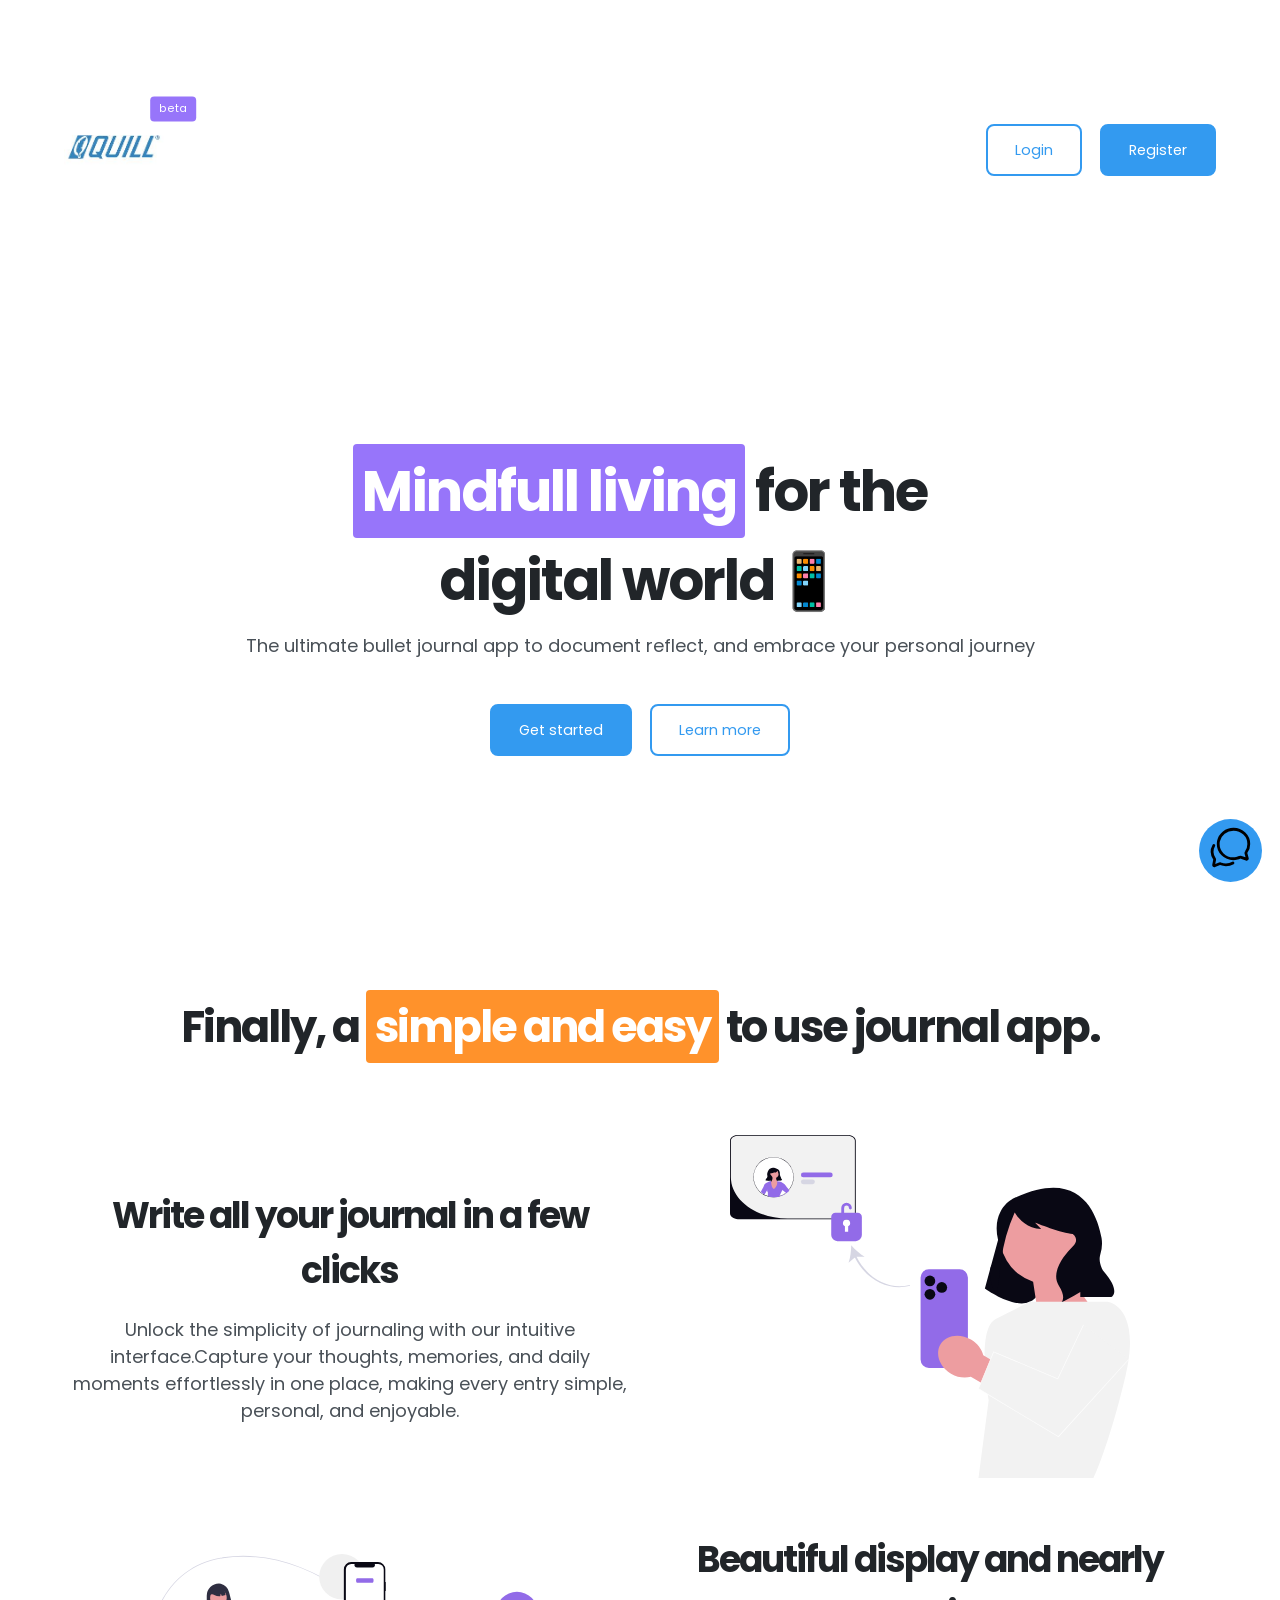
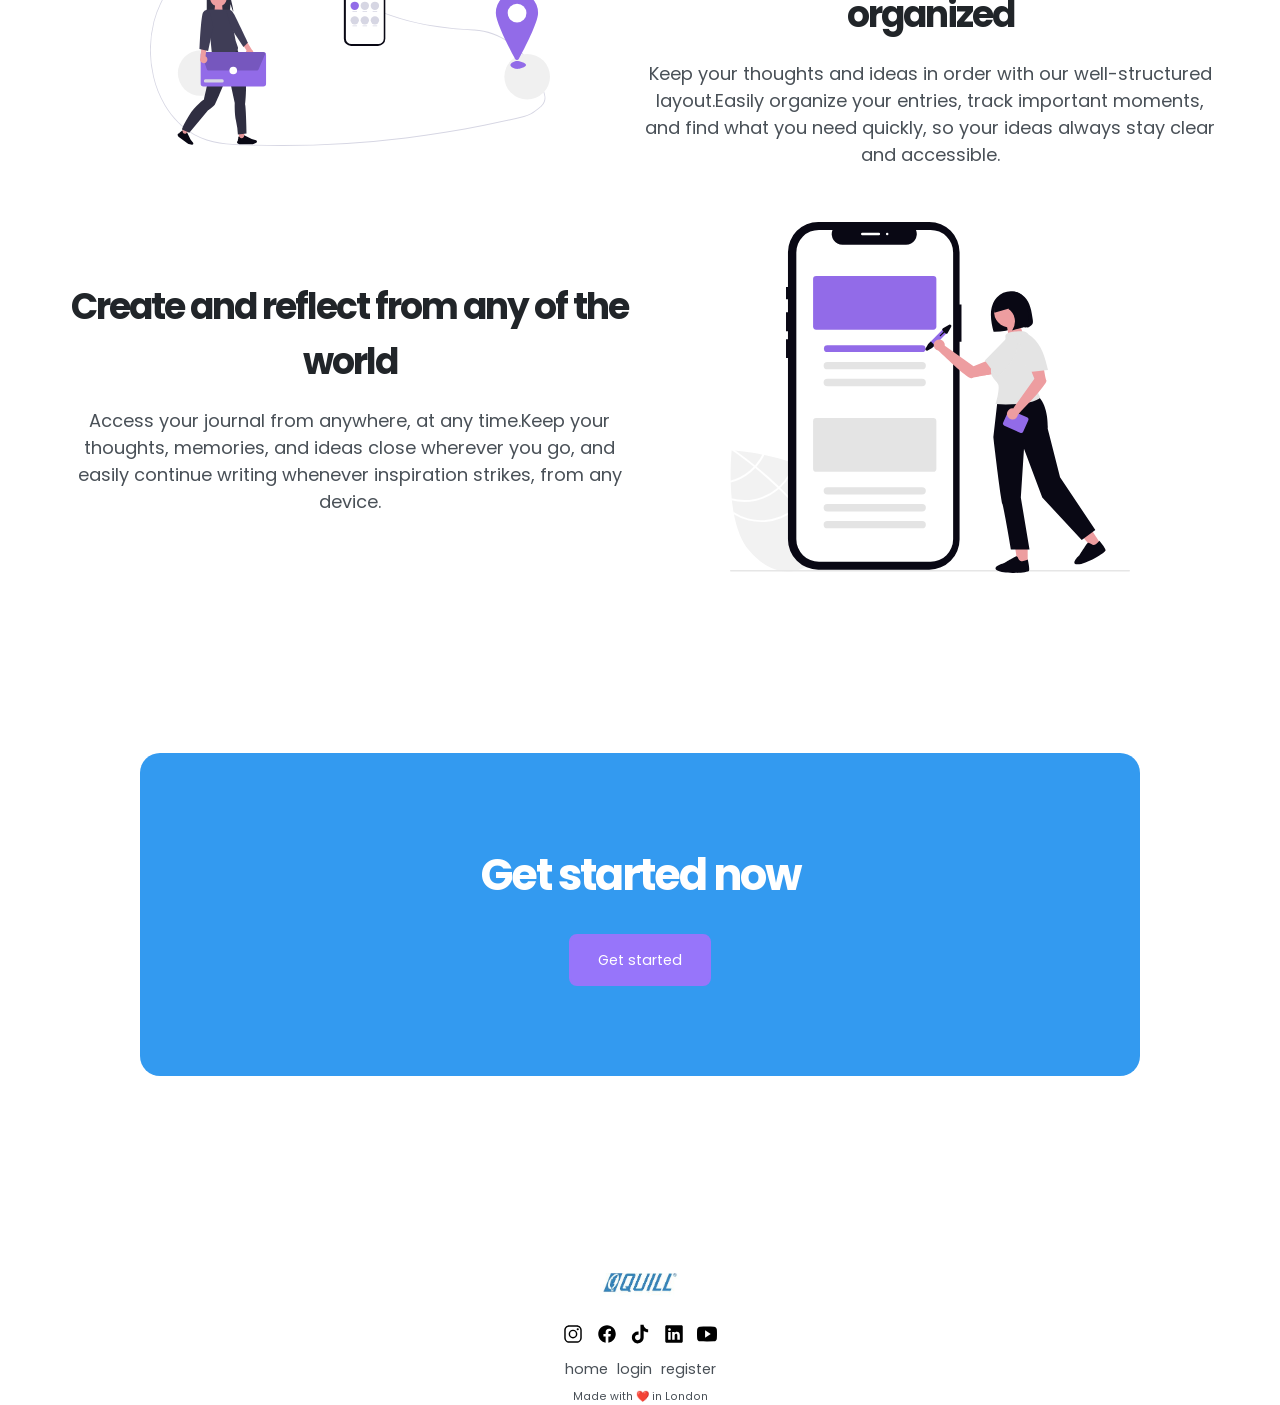
<file: index.html>
<!DOCTYPE html>
<html lang="en">
<head>
    <meta charset="UTF-8">
    <meta name="viewport" content="width=device-width, initial-scale=1.0">
    <link rel="preconnect" href="https://fonts.gstatic.com" crossorigin>
    <link href="https://fonts.googleapis.com/css2?family=Poppins:ital,wght@0,100;0,200;0,300;0,400;0,500;0,600;0,700;0,800;0,900;1,100;1,200;1,300;1,400;1,500;1,600;1,700;1,800;1,900&display=swap" rel="stylesheet">
    <link rel="stylesheet" href="app.css">
    <link rel="stylesheet" href="queries.css"> 
    <title>Quill</title>
</head>
<body>
    <div class="container">
       <header>
           <!-- Navigation -->
           <nav class="navbar">
               <a class="beta" href="index.html"><img class="logo-md" src="images/quill-logo.jpg" alt="quill logo" width="100px"> </a>
               <ul class="nav-btn-container">
                  <li><a class="btn btn-primary-outline"  href="login.html">Login</a></li>
                  <li><a class="btn btn-primary" href="register.html">Register</a></li>
               </ul>

           </nav>
    
           <!--hero section-->
           <section class="hero-section">

               <h1 class="hero-heading"><span class="highlight highlight-secondary">Mindfull living</span> for the <br> digital world📱 </h1>
               <p class="hero-paragraph">The ultimate bullet journal app to document reflect, and embrace your personal journey</p>
               <ul class="hero-btn-container">
                  <li><a class="btn btn-primary" href="register.html">Get started</a></li>
                  <li><a class="btn btn-primary-outline" href="#features">Learn more</a></li>
               </ul>

            </section>
       </header>
    
    <main>
        <!--features section-->

      <section class="features-section">
              <h2 class="features-main-heading">Finally, a <span class="highlight highlight-tertiary">simple and easy</span> to use journal app.</h2>
              <div class="features-grid-container">
                <div>
                  <h3 class="features-heading">Write all your journal in a few clicks</h3>
                  <p>Unlock the <span class="pop-text">simplicity</span> of journaling with our intuitive interface.Capture your thoughts, memories, and daily moments effortlessly in one place, making every entry simple, personal, and enjoyable.</p>

              </div>
              <img class="feature-img" src="images/feature.svg" alt="feature image" >
              <div>
                   <h3 class="features-heading">Beautiful display and nearly organized</h3>
                   <p>Keep your thoughts and ideas in order with our well-structured layout.Easily organize your entries, track important moments, and find what you need quickly, so your ideas always stay clear and accessible.</p>
                </div>
                <img class="feature-img feature-img-swap-order" src="images/feature-01.svg" alt="feature image" >
               <div>
                   <h3 class="features-heading">Create and reflect from any of the world</h3>
                   <p>Access your journal from anywhere, at any time.Keep your thoughts, memories, and ideas close wherever you go, and easily continue writing whenever inspiration strikes, from any device.</p>
               </div>
                <img class="feature-img" src="images/feature-02.svg" alt="feature image">

              </div>
      </section>
    
    <!--cta section-->
      <section class="cta-section">
              <div class="cta-card">
                <h2 class="cta-heading">Get started now</h2>
                <a class="btn btn-secondary" href="register.html">Get started</a>

              </div>
              
      </section>
    </main>

    <!--footer-->
    <footer class="footer">

        <a href="index.html"><img class="logo-sm" src="images/quill-logo.jpg" alt="quill logo" width="100px"> </a>
    
        <ul class="social-icons-container">
           <li><a href="https://instagram.com" target="_blank"><img class="social-icons" src="images/logo-instagram.svg" alt="Instagram"></a></li>
           <li><a href="https://facebook.com" target="_blank"><img class="social-icons" src="images/logo-facebook.svg" alt="Facebook"></a></li>
           <li><a href="https://tiktok.com" target="_blank"><img class="social-icons" src="images/logo-tiktok.svg" alt="TikTok"></a></li>
           <li><a href="https://linkedin.com" target="_blank"><img class="social-icons" src="images/logo-linkedin.svg" alt="LinkedIn"></a></li>
           <li><a href="https://youtube.com" target="_blank"><img class="social-icons" src="images/logo-youtube.svg" alt="YouTube"></a></li>
        </ul>
        <ul class="footer-links-container">
           <li><a href="index.html">home</a></li>
           <li><a href="login.html">login</a></li>
           <li><a href="register.html">register</a></li>
        </ul>
        <p class="small-text">Made with <span class="heart-icon">❤️</span> in London</p>

    </footer>
  </div>  
  <div class="chats-container">
     <a href="index.html"><img class="chats-icon" src="images/chats.svg" alt="chats icon"></a>
  </div>
  
</body>
</html>
</file>
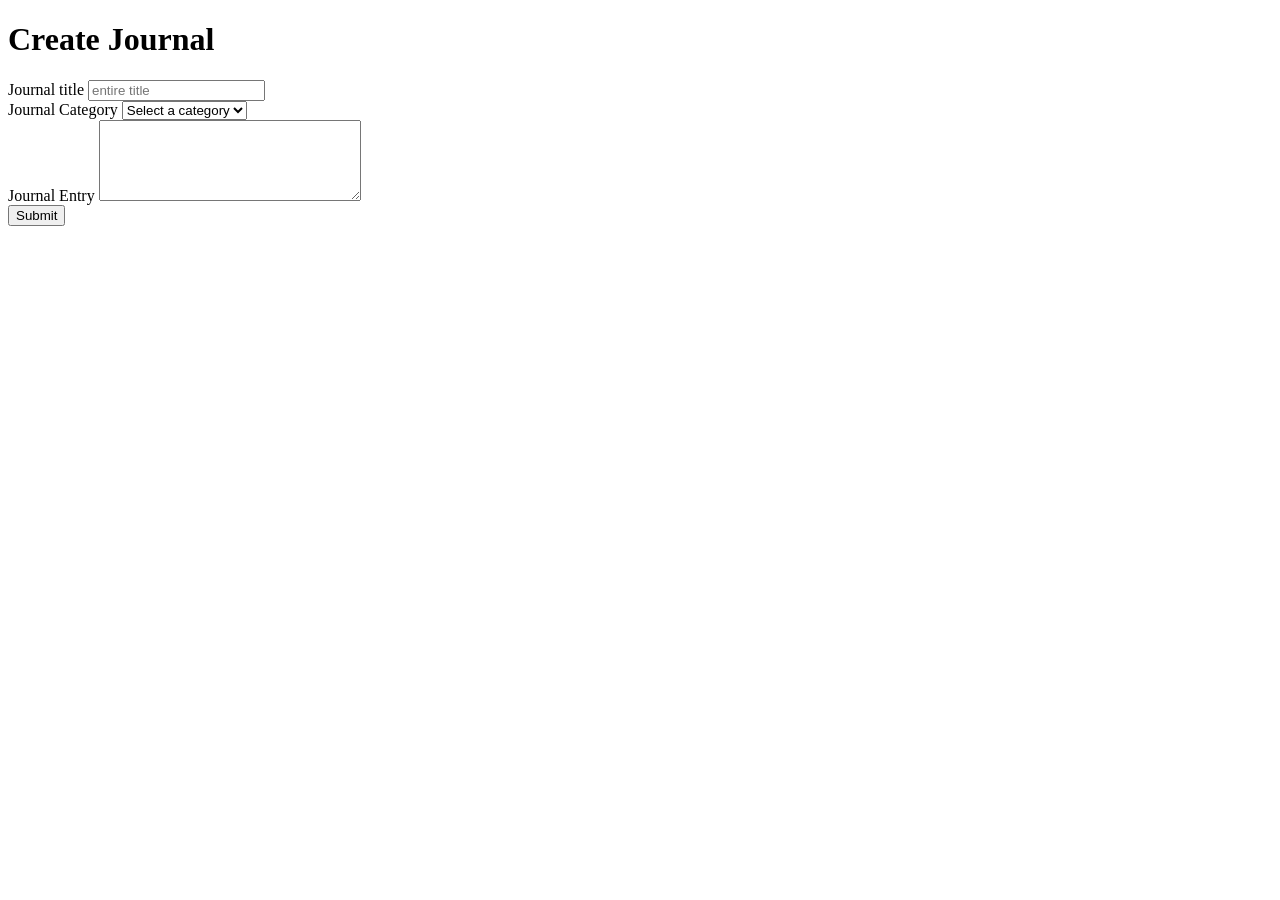
<file: creat-journal.html>
<!DOCTYPE html>
<html lang="en">
<head>
    <meta charset="UTF-8">
    <meta name="viewport" content="width=device-width, initial-scale=1.0">
    <title>Creat Journal</title>
</head>
<body>

    <h1>Create Journal</h1>
    <form action="/api/v1/journals" method="post">
        <label for="main-title">Journal title</label>
        <input id="main-title" type="text" name="title" placeholder="entire title" minlength="3" required> 
        
        <br>

        <label for="journal-category">Journal Category</label>
        <select id="journal-category" name="category" required>
            <option value="">Select a category</option>
           <option value="idea">Idea</option>
           <option value="note">Note</option>
           <option value="goal">Goal</option>
           <option value="habit">Habit</option>
           <option value="memory">Memory</option>
           <option value="mood">Mood</option>
           <option value="event">Event</option>
           <option value="task">Task</option>

           
        </select>

        <br>


        <label for="journal-entry">Journal Entry</label>
        <textarea id="journal-entry" name="entry" cols="30" rows="5" minlength="10" required></textarea>

        <br> 

        <button type="submit">Submit</button>

        

    </form>
    
</body>
</html>
</file>
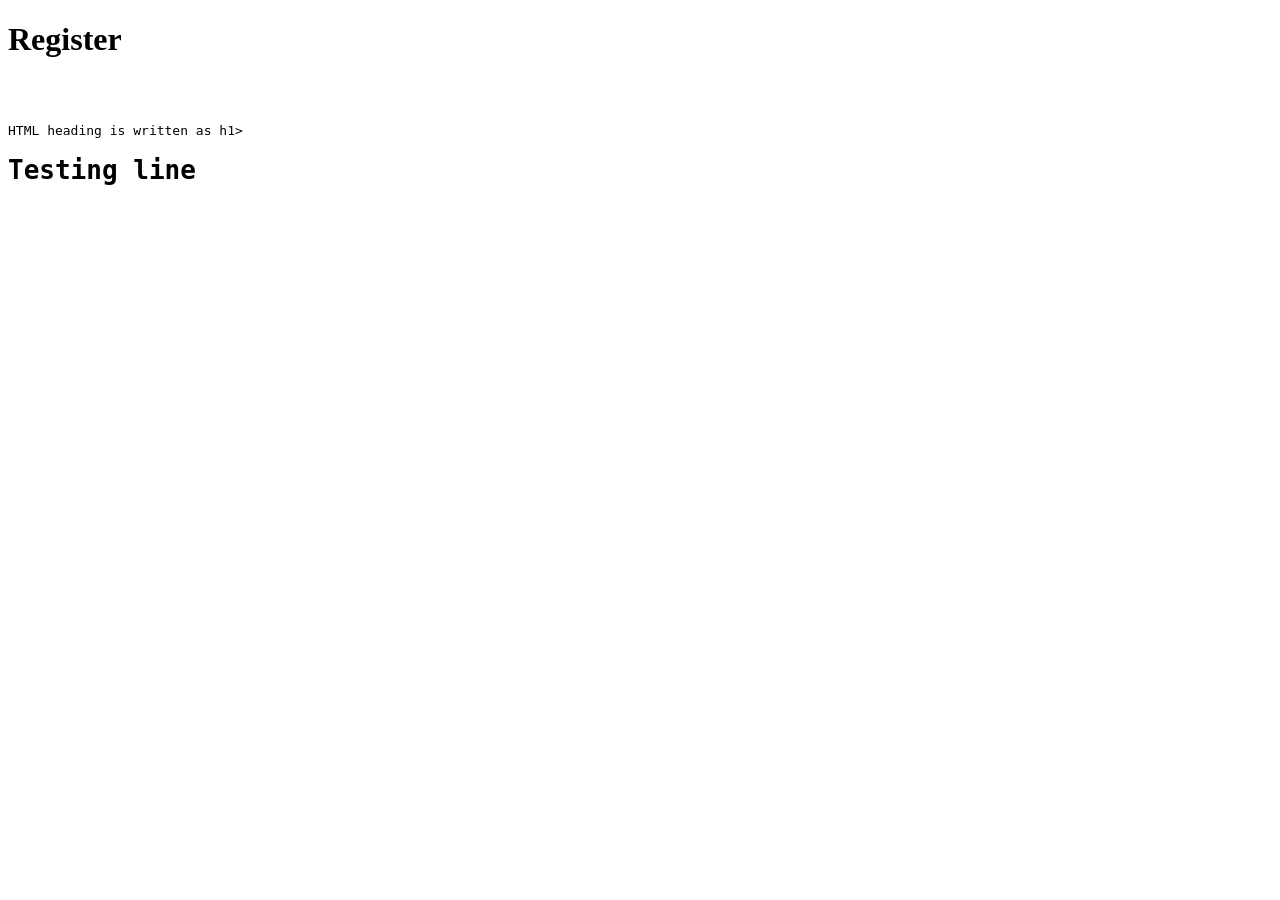
<file: register.html>
<!DOCTYPE html>
<html lang="en">
<head>
    <meta charset="UTF-8">
    <meta name="viewport" content="width=device-width, initial-scale=1.0">
    <title>Register</title>
</head>
<body>
    <h1>Register</h1>
    <pre>

    </pre>
    <code>
        <p>HTML heading is written as <code>&it;h1&gt;</code> </p>
        <h1>Testing line</h1>
    </code>
</body>
</html>
</file>
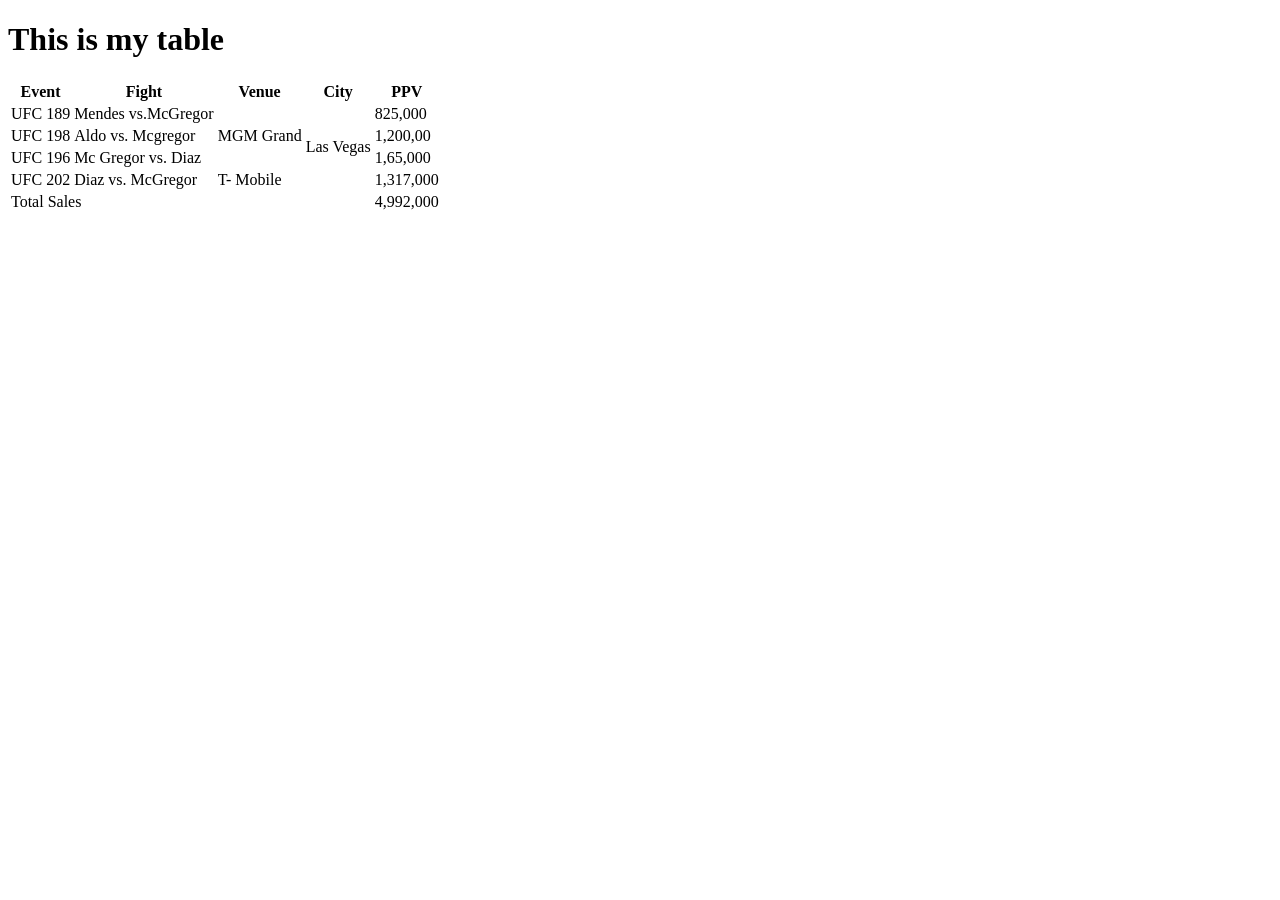
<file: table.html>
<!DOCTYPE html>
<html lang="en">
<head>
    <meta charset="UTF-8">
    <meta name="viewport" content="width=device-width, initial-scale=1.0">
    <title>Table</title>
</head>
<body>
    <h1>This is my table</h1>
    <table>
        <thead>
            <tr>
              <th>Event</th>
              <th>Fight</th>
              <th>Venue</th>
              <th>City</th>
              <th>PPV</th>
            </tr>
        </thead>
        <tbody>
            <tr>
                <td>UFC 189</td>
                <td>Mendes vs.McGregor</td>
                <td rowspan="3">MGM Grand</td>
                <td rowspan="4">Las Vegas</td>
                <td>825,000</td>

            </tr>
            <tr>
                <td>UFC 198</td>
                <td>Aldo vs. Mcgregor</td>
                
                
                <td>1,200,00</td>

            </tr>
            <tr>
                <td>UFC 196</td>
                <td>Mc Gregor vs. Diaz</td>
                
               
                <td>1,65,000</td>

            </tr>
            <tr><td>UFC 202</td>
                <td>Diaz vs. McGregor</td>
                <td>T- Mobile</td>
               
                <td>1,317,000</td>

            </tr>
        </tbody>
        <tfoot>
            <tr>
                <td colspan="4">Total Sales</td>
                <td>4,992,000</td>

            </tr>
        </tfoot>
    </table>
    
</body>
</html>
</file>
<file: app.css>
/*
--------TYPOGRAPHY--------

FONT SIZE
12px / 16px / 20px / 24px / 32px / 40px / 48px / 62px 
FONT WEIGHTS
400 / 700
LINE HEIGHTS
1.2 / 1.5
LETTER SPACING
0 / -2PX
FONT FAMILY
Poppins

--------COLORS--------

PRIMARY
base: #339af0 (Sky Blue)
Tint: #d0ebff (arctic)
Shade: #1c7ed6 (deep sea)

SECONDARY
Base:#9775fa (Lavender)
Tint:#e5dbff (Moon Light Irish)
Shade:#7048e8 (Velvet Night)

TERTIARY
Base:#ff922b (Pumpkin)
Tint:#ffe8cc (Dawn)
Shade:#f76707 (Lava)

GREY
Base:#495057 (Stale)
Tint:#f1f3f5(Pebbel)
Shade:#212529 (Grafite)
White: #ffffff (White)
Black: #000000 (Black)



-------- BORDER RADIUS --------

4px / 8px / 20px 

-------- SPACING SYSTEM --------

5px / 10px / 15pc / 20px / 25px / 30px / 40px / 50px / 60px / 70px / 80px / 90px / 100px / 120px 



*/

/*------------------GLOBAL STYLE------------------*/

:root {
    /* FONT SIZE */
    --text-sm: 1.2rem;
    --text-base: 1.6rem;
    --text-paragraph: 2rem;
    --text-h5: 2.4rem;
    --text-h4: 3.2rem;
    --text-h3: 4rem;
    --text-h2: 4.8rem;
    --text-h1: 6.2rem;

    /* FONT WEIGHT */
    --font-weight-normal: 400;
    --font-weight-bold: 700;

    
    /* LINE HEIGHT */

    --line-height-tight:1.2;
    --line-height-normal:1.5;
    
    /* LETTER SPACING */
    --letter-spacing-tight: -2px;

    
    /* FONT FAMALY */
    --font-family: 'Poppins', sans-serif;

    /* COLOR */

    --primary-base: #339af0;
    --primary-tint: #d0ebff;
    --primary-shade: #1c7ed6;
    --secondary-base: #9775fa;
    --secondary-tint: #e5dbff;
    --secondary-shade: #7048e8;
    --tertiary-base: #ff922b;
    --tertiary-tint: #ffe8cc;
    --tertiary-shade: #f76707;
    --grey-base: #495057;
    --grey-tint: #f1f3f5;
    --grey-shade: #212529;
    --white: #ffffff;
    --black: #000000;

    /*MISCELLANEOUS */

    --nav-height: 300px; /* Update the value in the felxbox topic */
}

* {
    box-sizing: border-box;
    margin: 0;
    padding: 0;

} 

html {
    font-size: 62.5%;
    /* 10px / 16px = 62.5% */
}

body {
    font-family: var(--font-family);
    font-weight: var(--font-weight-normal);
    line-height: var(--font-height-normal);
    color: var(--grey-base);

}

.container {
    max-width: 1200px;
    width: 90%;
    margin: 0 auto;
}

h1, h2, h3, h4, h5 {
    font-weight: var(--font-weight-bold);
    text-align: center;
    line-height: var(line-height-tight);
    letter-spacing: var(--letter-spacing-tight);
    color: var(--grey-shade);
}

h1 {
    font-size: var(--text-h1);
}

h2 {
   font-size: var(--text-h2);
}

h3 {
   font-size: var(--text-h3);
}    
    
h4 {
    font-size: var(--text-h4);
}
h5 {
   font-size: var(--text-h5);
}

p {
    text-align: center;
    font-size: var(--text-paragraph);
}
a {
    text-decoration: none;
    font-size: var(--text-base);
    display: inline-block;
} 

a:link, a:visited, a:hover, a:active {
    color: var(--grey-base);
}

ul {
    list-style: none;
}

span {
    display: inline-block;
}

.small-text {
    font-size: var(--text-sm);
}

/*------------------COMPONENTS------------------*/

.btn {
    font-size: var(--text-base);
    text-decoration: none;
    padding: 1.5rem 3rem;
    border-radius: 8px;
}

.btn-primary:link, .btn-primary:visited {
    color: var(--white);
    background-color: var(--primary-base);
    border: 2px solid var(--primary-base);
    transition: 0.5s;
}

.btn-primari:hover, .btn-primary:active {
    color: var(--white);
    background-color: var(--primary-shade);
    border: 2px solid var(--primary-shade);
    transform: scale(1.05, 1.05);
     box-shadow: 0px 3px 6px var(--grey-base);
}

.btn-primary-outline:link, .btn-primary-outline:visited {
    color: var(--primary-base);
    background-color: var(--white);
    border: 2px solid var(--primary-base);
    transition: 0.5s;
}

.btn-primary-outline:hover, .btn-primary-outline:active {
    color: var(--primary-shade);
    background-color: var(--white);
    border: 2px solid var(--primary-shade);
    transform: scale(1.05, 1.05);
    box-shadow: 0px 3px 6px var(--grey-base);
}

.btn-secondary:link, .btn-primary:visited {
    color: var(--white);
    background-color: var(--secondary-base);
    border: 2px solid var(--secondary-base);
    transition: 0.5s;
}

.btn-secondary:hover, .btn-secondari:active {
    color: var(--white);
    background-color: var(--secondary-shade);
    border: 2px solid var(--secondary-shade);
    transform: scale(1.05, 1.05);
    box-shadow: 0px 3px 6px var(--grey-tint);
}

.highlight {
    color: var(--white);
    padding: 0.5rem 1rem;
    border-radius: 4px;
}

.highlight-primary {
    background-color: var(--primary-base);
}

.highlight-secondary {
    background-color: var(--secondary-base);
}

.highlight-tertiary {
    background-color: var(--tertiary-base);
}
.logo-md {
    width: 100px;
}
.logo-sm {
    width: 80px;
}

.chats-container {
    height: 7rem;
    width: 7rem;
    background-color: var(--primary-base);
    border-radius: 50%;
    display: flex;
    align-items: center;
    justify-content: center;
    position: fixed;
    bottom: 2rem;
    right: 2rem;
}

.chats-icon {
    width: 5rem;
    height: 5rem;
}
.beta {
    position: relative;
}
.beta::after {
    content: 'beta';
    position: absolute;
    top: 0;
    right: 0;
    font-size: 1.2rem;
    background-color: var(--secondary-base);
    padding: 0.5rem 1rem;
    border-radius: 4px;
    color: var(--white);
    transform: translate(70%, -70%);



}
/*------------------SECTIONS------------------*/


/*--------NAVBER--------*/

.navbar {
    height: var(--nav-height);
    display: flex;
    justify-content: space-between ;
    align-items: center;
  }
  .nav-btn-container {
    display: flex;
    gap: 2rem;
  }

/*--------HERO SECTION--------*/

.hero-section {
    height: calc(100vh - var(--nav-height));
    
    margin-bottom: 10rem;
    min-height: 400px;
    display: flex;
    flex-direction: column;
    justify-content: center;
    align-items: center;
    
}

.hero-heading {
    margin-bottom: 1rem;
    text-align: center;
}

.hero-paragraph {
    margin-bottom: 5rem;
}
.hero-btn-container {
    display: flex;
    gap: 2rem;
}

/*--------FEATURE SECTION--------*/

.features-section {
    margin-bottom: 30rem;
}

.features-main-heading {
    text-align: center;
    margin-bottom: 8rem;
}

.features-grid-container {
    display: grid;
    grid-template-columns: 1fr 1fr;
    row-gap: 15rem;
    column-gap: 5rem;
    justify-items: center;
    align-items: center;
}
.feature-img-swap-order {
    grid-row: 2 / 3;
    grid-column: 1 /2;
}

.features-heading {
    margin-bottom: 2rem;

}

.feature-img {
    max-width: 400px;
    width: 100%;
}

/*--------CTA SECTION--------*/

.cta-section {
    margin-bottom: 30rem;
    display: flex;
    justify-content: center;
}

.cta-card {
    text-align: center;
    background-color: var(--primary-base);
    max-width: 1000px;
    width: 100%;
    padding: 10rem 20rem;
    border-radius: 20px;
    
}

.cta-heading {
    margin-bottom: 3rem;
    color: var(--white);
}


/*--------FOOTER SECTION--------*/

.footer{
   
    display: flex;
    flex-direction: column;
    align-items: center;
    gap: 1rem;
}
.social-icons-container {
    display:flex;
    gap: 1.5rem;
}
.footer-links-container {
    display: flex;
    gap: 1rem;
}
.social-icons {
    width: 20px;
}

.heart-icon {
    color: var(--secondary-base);
}
</file>
<file: queries.css>
/* LG - SMALL LAPTOPS: 1024PX - 1280 */


@media (max-width: 80rem) {
    /* 1266 / 16px = 79.12rem */
    /* 80rem * 16px = 1280px */

    html {
        font-size: 56.25%;
        /* 9px / 16px = 56.25% */
    }

    .features-grid-container {
        column-gap: 2rem;
    }

    .cta-section {
        margin-bottom: 20rem;
    }
/* LG - SMALL LAPTOPS: 1024PX - 1280PX */

}
@media (max-width: 67rem) {
    /* 1072px / 16px = 67rem */
    html {
        font-size: 50%;
        /* 8px / 16px = 50% */
    }
   
/* MEDIUM - TEB: 768PX - 1024PX */   
}
@media (max-width: 59rem) {
    /* 939px / 16px =58.68 rem */
    /* 59rem * 16 px = 966 px */
    html {
        font-size: 43.75%;
        /*7px / 16px = 43.75% */

    }
}
/* MEDIUM - SMALL TAB: 768PX - 1024PX */   
@media (max-width: 51rem) {
    /* 804px / 16px = 50.25 */
     /* 51rem * 16px = 816 */
     html {
        font-size: 37.50%;
        /* 6px / 16px = 37.50% */
     }
}


.features-section {
    margin-bottom: 20rem;
}
.features-grid-container {
    row-gap: 6rem;
    column-gap: 1rem;
}
</file>
